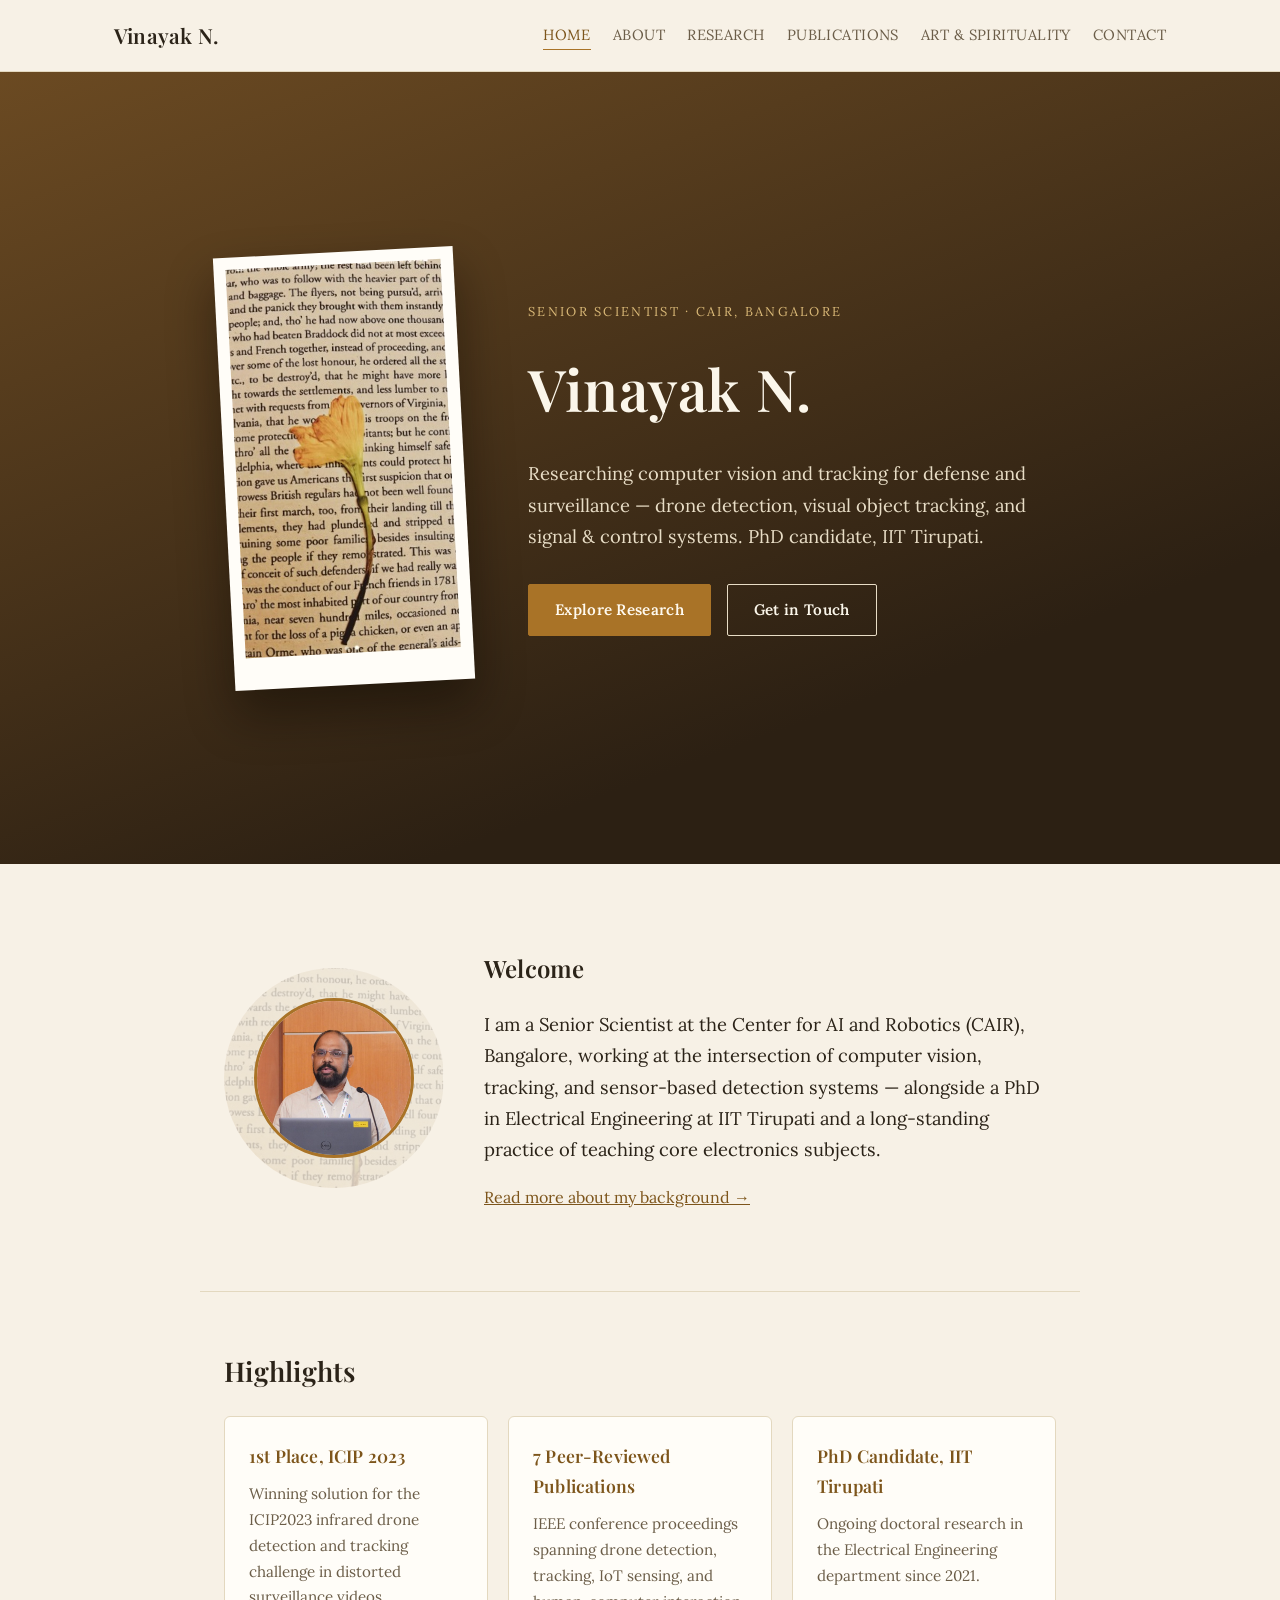
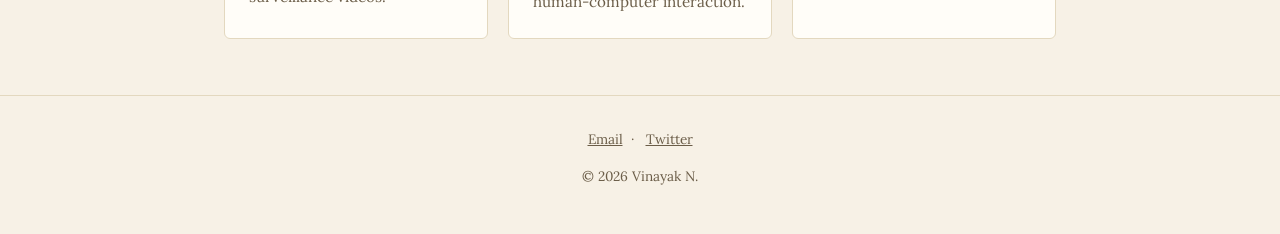
<file: index.html>
<!DOCTYPE html>
<html lang="en">
<head>
<meta charset="UTF-8">
<meta name="viewport" content="width=device-width, initial-scale=1.0">
<title>Vinayak N. — Senior Scientist, CAIR</title>
<meta name="description" content="Vinayak N. — Senior Scientist at the Center for AI and Robotics (CAIR), Bangalore. Research in computer vision, tracking, and drone detection; PhD candidate, IIT Tirupati.">
<link rel="icon" href="data:,">
<link rel="preconnect" href="https://fonts.googleapis.com">
<link rel="preconnect" href="https://fonts.gstatic.com" crossorigin>
<link href="https://fonts.googleapis.com/css2?family=Playfair+Display:wght@500;600;700&family=Lora:ital,wght@0,400;0,500;0,600;1,400&display=swap" rel="stylesheet">
<link rel="stylesheet" href="css/style.css">
</head>
<body>

<header class="site-header">
  <div class="header-inner">
    <a href="index.html" class="brand">Vinayak N.</a>
    <nav>
      <a href="index.html" class="active">Home</a>
      <a href="about.html">About</a>
      <a href="research.html">Research</a>
      <a href="publications.html">Publications</a>
      <a href="art-spirituality.html">Art &amp; Spirituality</a>
      <a href="contact.html">Contact</a>
    </nav>
  </div>
</header>

<main>

  <section class="hero">
    <div class="hero-grid">
      <div class="hero-media">
        <span class="hero-photo-frame">
          <img src="assets/img/hero-bg.jpg" alt="A yellow flower resting on an open page of an old book">
        </span>
      </div>
      <div class="hero-inner">
        <p class="eyebrow">Senior Scientist · CAIR, Bangalore</p>
        <h1>Vinayak N.</h1>
        <p class="tagline">Researching computer vision and tracking for defense and surveillance —
          drone detection, visual object tracking, and signal &amp; control systems.
          PhD candidate, IIT Tirupati.</p>
        <div class="hero-actions">
          <a class="btn btn-primary" href="research.html">Explore Research</a>
          <a class="btn btn-outline" href="contact.html">Get in Touch</a>
        </div>
      </div>
    </div>
  </section>

  <section class="intro-strip container">
    <div class="intro-photo-wrap">
      <img class="intro-photo" src="assets/img/profile.jpg" alt="Portrait of Vinayak N.">
    </div>
    <div class="intro-text">
      <h2>Welcome</h2>
      <p class="lede">I am a Senior Scientist at the Center for AI and Robotics (CAIR), Bangalore,
        working at the intersection of computer vision, tracking, and sensor-based detection
        systems — alongside a PhD in Electrical Engineering at IIT Tirupati and a long-standing
        practice of teaching core electronics subjects.</p>
      <p><a href="about.html">Read more about my background &rarr;</a></p>
    </div>
  </section>

  <section class="section container">
    <h2>Highlights</h2>
    <div class="card-grid">
      <div class="card">
        <h3>1st Place, ICIP 2023</h3>
        <p>Winning solution for the ICIP2023 infrared drone detection and tracking challenge in
          distorted surveillance videos.</p>
      </div>
      <div class="card">
        <h3>7 Peer-Reviewed Publications</h3>
        <p>IEEE conference proceedings spanning drone detection, tracking, IoT sensing, and
          human-computer interaction.</p>
      </div>
      <div class="card">
        <h3>PhD Candidate, IIT Tirupati</h3>
        <p>Ongoing doctoral research in the Electrical Engineering department since 2021.</p>
      </div>
    </div>
  </section>

</main>

<footer class="site-footer">
  <div class="container">
    <nav>
      <a href="mailto:nagelivinayak@gmail.com">Email</a>·
      <a href="https://twitter.com/vinayasknageli" target="_blank" rel="noopener">Twitter</a>
    </nav>
    <p>&copy; <span id="year"></span> Vinayak N.</p>
  </div>
</footer>

<script src="js/main.js"></script>
</body>
</html>
</file>
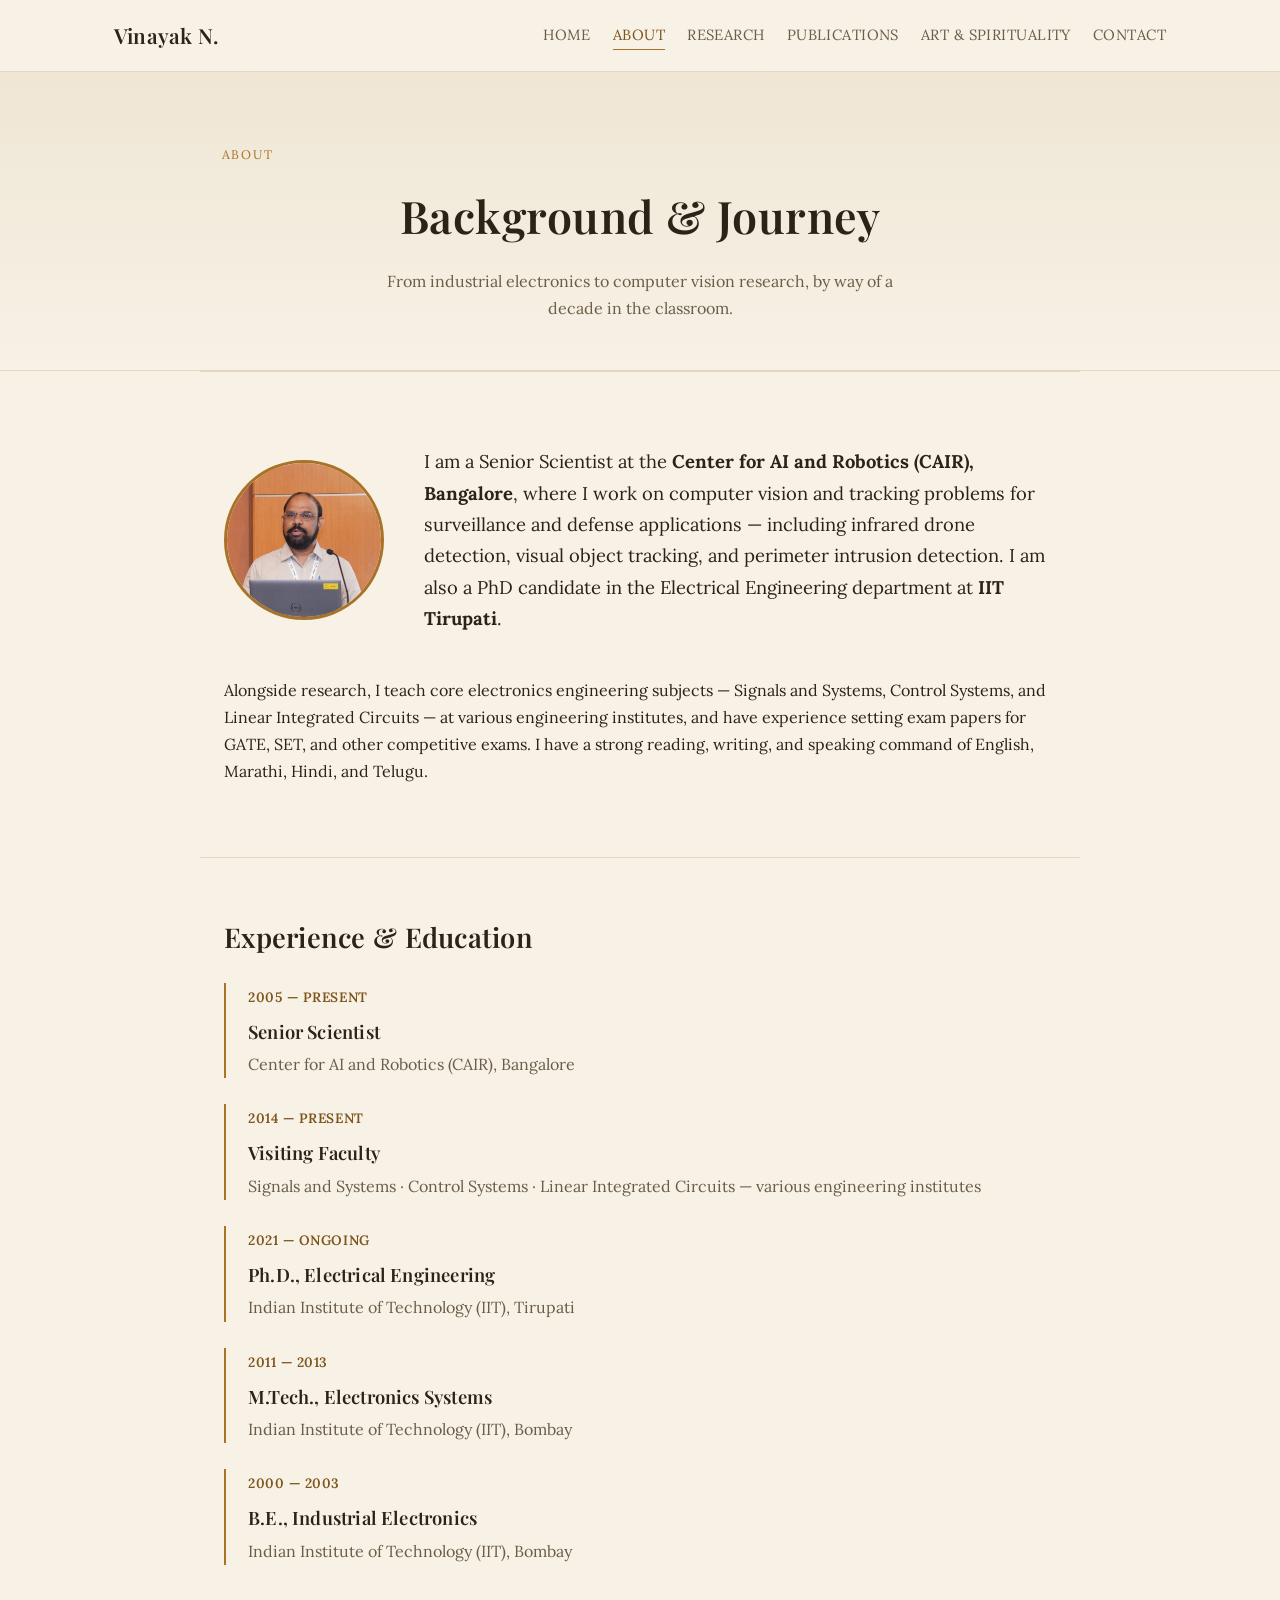
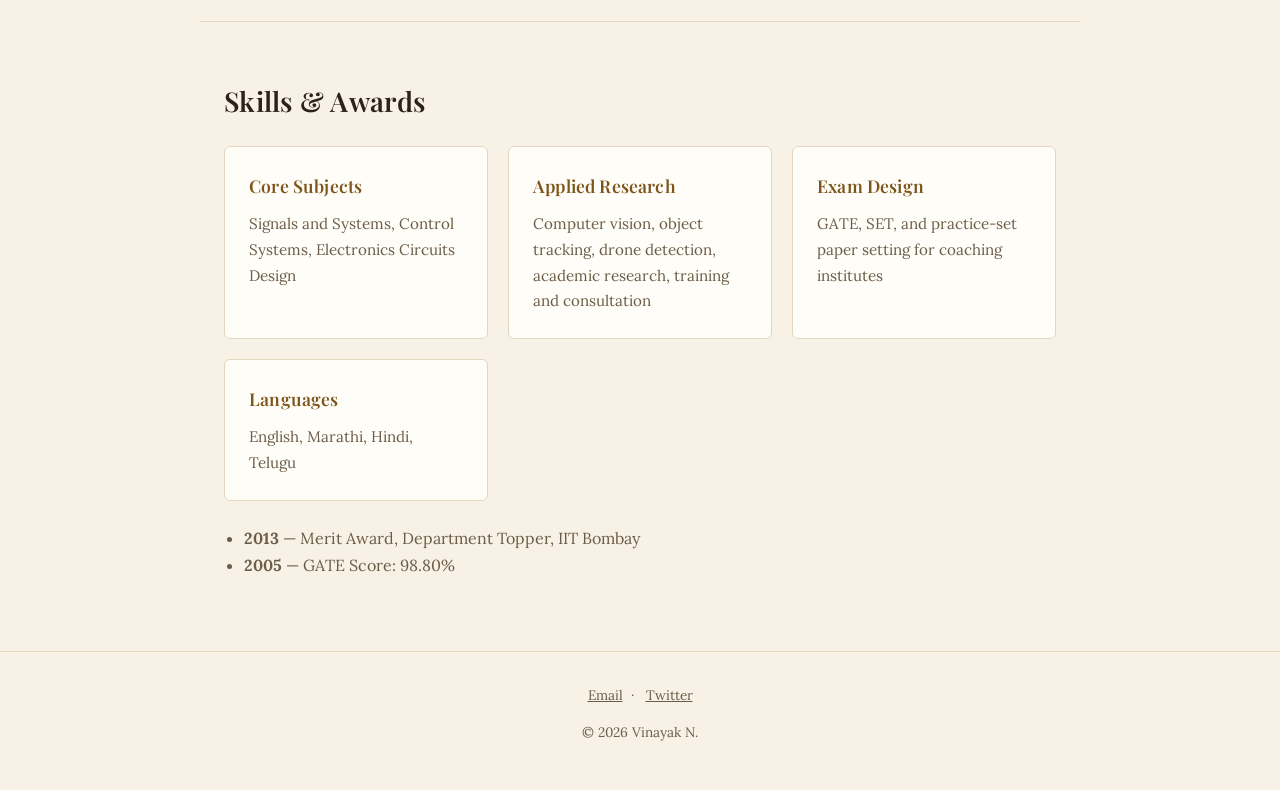
<file: about.html>
<!DOCTYPE html>
<html lang="en">
<head>
<meta charset="UTF-8">
<meta name="viewport" content="width=device-width, initial-scale=1.0">
<title>About — Vinayak N.</title>
<meta name="description" content="About Vinayak N. — Senior Scientist at CAIR Bangalore, PhD candidate at IIT Tirupati, background, education, and teaching experience.">
<link rel="icon" href="data:,">
<link rel="preconnect" href="https://fonts.googleapis.com">
<link rel="preconnect" href="https://fonts.gstatic.com" crossorigin>
<link href="https://fonts.googleapis.com/css2?family=Playfair+Display:wght@500;600;700&family=Lora:ital,wght@0,400;0,500;0,600;1,400&display=swap" rel="stylesheet">
<link rel="stylesheet" href="css/style.css">
</head>
<body>

<header class="site-header">
  <div class="header-inner">
    <a href="index.html" class="brand">Vinayak N.</a>
    <nav>
      <a href="index.html">Home</a>
      <a href="about.html" class="active">About</a>
      <a href="research.html">Research</a>
      <a href="publications.html">Publications</a>
      <a href="art-spirituality.html">Art &amp; Spirituality</a>
      <a href="contact.html">Contact</a>
    </nav>
  </div>
</header>

<main>

  <section class="page-banner">
    <p class="eyebrow">About</p>
    <h1>Background &amp; Journey</h1>
    <p>From industrial electronics to computer vision research, by way of a decade in the
      classroom.</p>
  </section>

  <section class="section container">
    <div class="intro-strip" style="padding:0 0 8px;">
      <img class="intro-photo" src="assets/img/profile.jpg" alt="Portrait of Vinayak N.">
      <div class="intro-text">
        <p class="lede">I am a Senior Scientist at the <strong>Center for AI and Robotics (CAIR),
          Bangalore</strong>, where I work on computer vision and tracking problems for
          surveillance and defense applications — including infrared drone detection, visual
          object tracking, and perimeter intrusion detection. I am also a PhD candidate in the
          Electrical Engineering department at <strong>IIT Tirupati</strong>.</p>
      </div>
    </div>
    <p>Alongside research, I teach core electronics engineering subjects — Signals and Systems,
      Control Systems, and Linear Integrated Circuits — at various engineering institutes, and
      have experience setting exam papers for GATE, SET, and other competitive exams. I have a
      strong reading, writing, and speaking command of English, Marathi, Hindi, and Telugu.</p>
  </section>

  <section class="section container">
    <h2>Experience &amp; Education</h2>
    <div class="timeline">
      <div class="timeline-item">
        <span class="timeline-date">2005 — Present</span>
        <h3>Senior Scientist</h3>
        <p>Center for AI and Robotics (CAIR), Bangalore</p>
      </div>
      <div class="timeline-item">
        <span class="timeline-date">2014 — Present</span>
        <h3>Visiting Faculty</h3>
        <p>Signals and Systems · Control Systems · Linear Integrated Circuits — various
          engineering institutes</p>
      </div>
      <div class="timeline-item">
        <span class="timeline-date">2021 — Ongoing</span>
        <h3>Ph.D., Electrical Engineering</h3>
        <p>Indian Institute of Technology (IIT), Tirupati</p>
      </div>
      <div class="timeline-item">
        <span class="timeline-date">2011 — 2013</span>
        <h3>M.Tech., Electronics Systems</h3>
        <p>Indian Institute of Technology (IIT), Bombay</p>
      </div>
      <div class="timeline-item">
        <span class="timeline-date">2000 — 2003</span>
        <h3>B.E., Industrial Electronics</h3>
        <p>Indian Institute of Technology (IIT), Bombay</p>
      </div>
    </div>
  </section>

  <section class="section container">
    <h2>Skills &amp; Awards</h2>
    <div class="card-grid">
      <div class="card">
        <h3>Core Subjects</h3>
        <p>Signals and Systems, Control Systems, Electronics Circuits Design</p>
      </div>
      <div class="card">
        <h3>Applied Research</h3>
        <p>Computer vision, object tracking, drone detection, academic research, training and
          consultation</p>
      </div>
      <div class="card">
        <h3>Exam Design</h3>
        <p>GATE, SET, and practice-set paper setting for coaching institutes</p>
      </div>
      <div class="card">
        <h3>Languages</h3>
        <p>English, Marathi, Hindi, Telugu</p>
      </div>
    </div>
    <ul class="plain-list" style="margin-top:24px;">
      <li><strong>2013</strong> — Merit Award, Department Topper, IIT Bombay</li>
      <li><strong>2005</strong> — GATE Score: 98.80%</li>
    </ul>
  </section>

</main>

<footer class="site-footer">
  <div class="container">
    <nav>
      <a href="mailto:nagelivinayak@gmail.com">Email</a>·
      <a href="https://twitter.com/vinayasknageli" target="_blank" rel="noopener">Twitter</a>
    </nav>
    <p>&copy; <span id="year"></span> Vinayak N.</p>
  </div>
</footer>

<script src="js/main.js"></script>
</body>
</html>
</file>
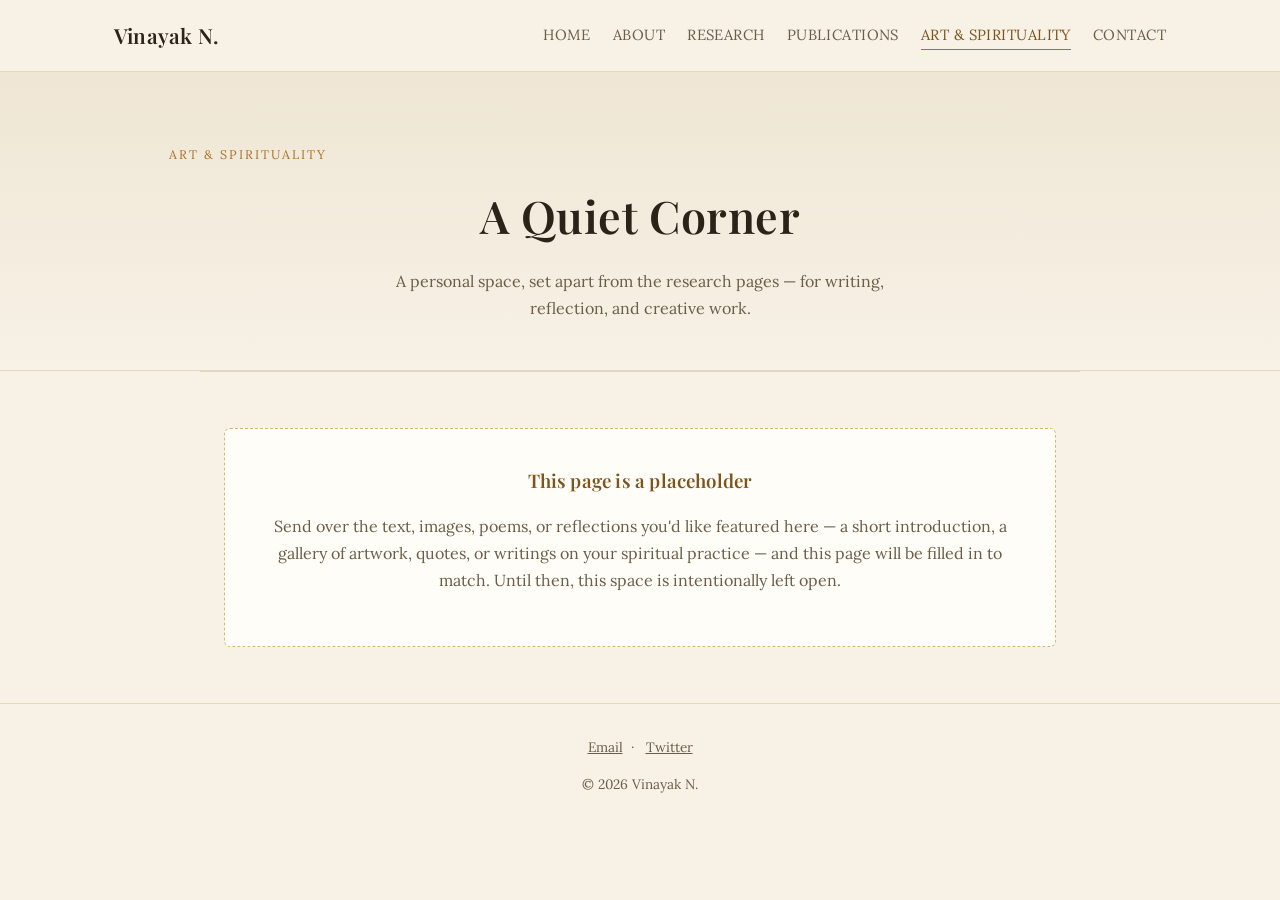
<file: art-spirituality.html>
<!DOCTYPE html>
<html lang="en">
<head>
<meta charset="UTF-8">
<meta name="viewport" content="width=device-width, initial-scale=1.0">
<title>Art & Spirituality — Vinayak N.</title>
<meta name="description" content="Art and spirituality — a personal space by Vinayak N.">
<link rel="icon" href="data:,">
<link rel="preconnect" href="https://fonts.googleapis.com">
<link rel="preconnect" href="https://fonts.gstatic.com" crossorigin>
<link href="https://fonts.googleapis.com/css2?family=Playfair+Display:wght@500;600;700&family=Lora:ital,wght@0,400;0,500;0,600;1,400&display=swap" rel="stylesheet">
<link rel="stylesheet" href="css/style.css">
</head>
<body>

<header class="site-header">
  <div class="header-inner">
    <a href="index.html" class="brand">Vinayak N.</a>
    <nav>
      <a href="index.html">Home</a>
      <a href="about.html">About</a>
      <a href="research.html">Research</a>
      <a href="publications.html">Publications</a>
      <a href="art-spirituality.html" class="active">Art &amp; Spirituality</a>
      <a href="contact.html">Contact</a>
    </nav>
  </div>
</header>

<main>

  <section class="page-banner">
    <p class="eyebrow">Art &amp; Spirituality</p>
    <h1>A Quiet Corner</h1>
    <p>A personal space, set apart from the research pages — for writing, reflection, and
      creative work.</p>
  </section>

  <section class="section container">
    <div class="placeholder-box">
      <h3>This page is a placeholder</h3>
      <p>Send over the text, images, poems, or reflections you'd like featured here — a short
        introduction, a gallery of artwork, quotes, or writings on your spiritual practice — and
        this page will be filled in to match. Until then, this space is intentionally left open.</p>
    </div>
  </section>

</main>

<footer class="site-footer">
  <div class="container">
    <nav>
      <a href="mailto:nagelivinayak@gmail.com">Email</a>·
      <a href="https://twitter.com/vinayasknageli" target="_blank" rel="noopener">Twitter</a>
    </nav>
    <p>&copy; <span id="year"></span> Vinayak N.</p>
  </div>
</footer>

<script src="js/main.js"></script>
</body>
</html>
</file>
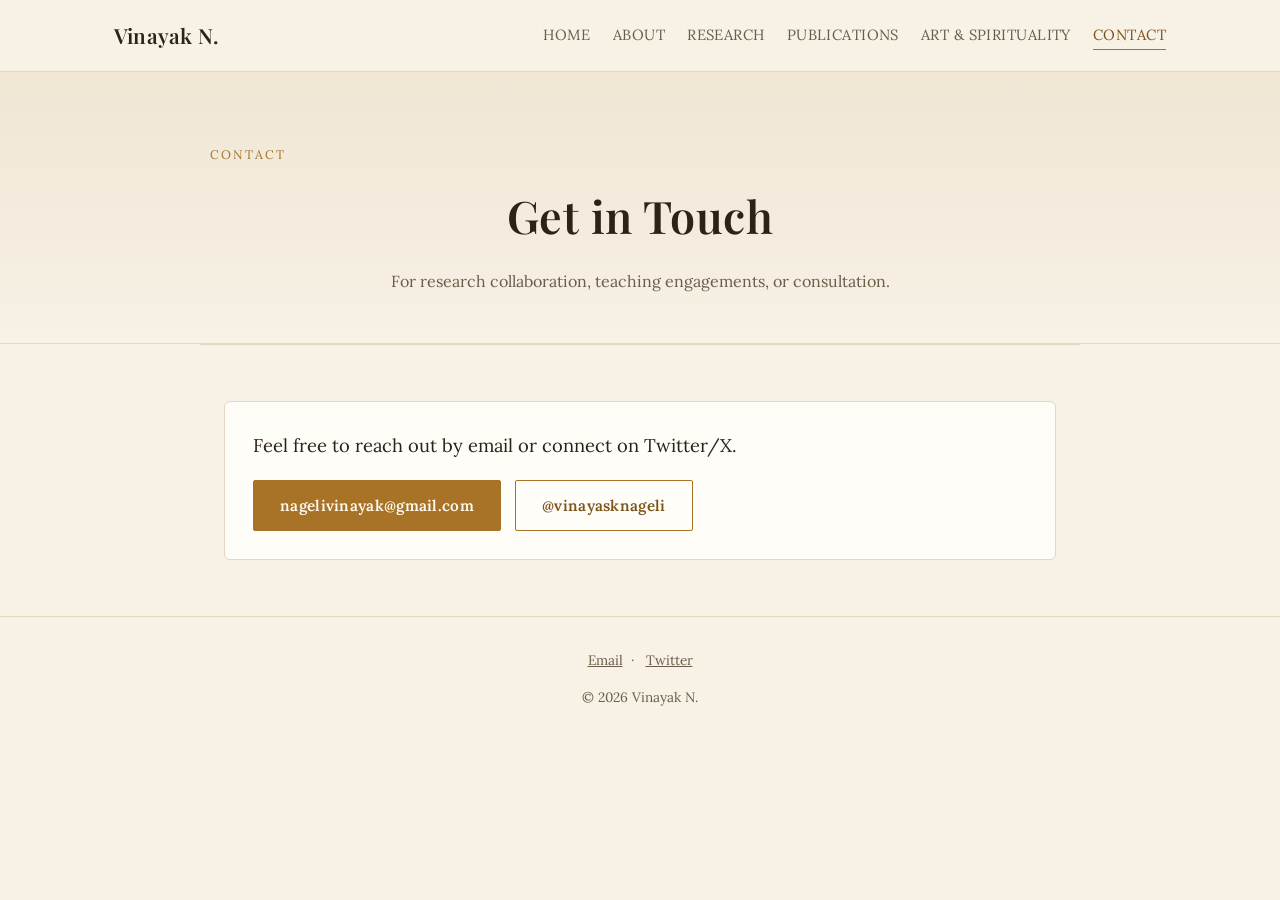
<file: contact.html>
<!DOCTYPE html>
<html lang="en">
<head>
<meta charset="UTF-8">
<meta name="viewport" content="width=device-width, initial-scale=1.0">
<title>Contact — Vinayak N.</title>
<meta name="description" content="Get in touch with Vinayak N. for research collaboration, teaching engagements, or consultation.">
<link rel="icon" href="data:,">
<link rel="preconnect" href="https://fonts.googleapis.com">
<link rel="preconnect" href="https://fonts.gstatic.com" crossorigin>
<link href="https://fonts.googleapis.com/css2?family=Playfair+Display:wght@500;600;700&family=Lora:ital,wght@0,400;0,500;0,600;1,400&display=swap" rel="stylesheet">
<link rel="stylesheet" href="css/style.css">
</head>
<body>

<header class="site-header">
  <div class="header-inner">
    <a href="index.html" class="brand">Vinayak N.</a>
    <nav>
      <a href="index.html">Home</a>
      <a href="about.html">About</a>
      <a href="research.html">Research</a>
      <a href="publications.html">Publications</a>
      <a href="art-spirituality.html">Art &amp; Spirituality</a>
      <a href="contact.html" class="active">Contact</a>
    </nav>
  </div>
</header>

<main>

  <section class="page-banner">
    <p class="eyebrow">Contact</p>
    <h1>Get in Touch</h1>
    <p>For research collaboration, teaching engagements, or consultation.</p>
  </section>

  <section class="section container">
    <div class="contact-card">
      <p class="lede" style="margin-top:0;">Feel free to reach out by email or connect on
        Twitter/X.</p>
      <div class="contact-links">
        <a class="btn btn-primary" href="mailto:nagelivinayak@gmail.com">nagelivinayak@gmail.com</a>
        <a class="btn btn-outline" style="border-color:var(--accent); color:var(--accent-dark);" href="https://twitter.com/vinayasknageli" target="_blank" rel="noopener">@vinayasknageli</a>
      </div>
    </div>
  </section>

</main>

<footer class="site-footer">
  <div class="container">
    <nav>
      <a href="mailto:nagelivinayak@gmail.com">Email</a>·
      <a href="https://twitter.com/vinayasknageli" target="_blank" rel="noopener">Twitter</a>
    </nav>
    <p>&copy; <span id="year"></span> Vinayak N.</p>
  </div>
</footer>

<script src="js/main.js"></script>
</body>
</html>
</file>
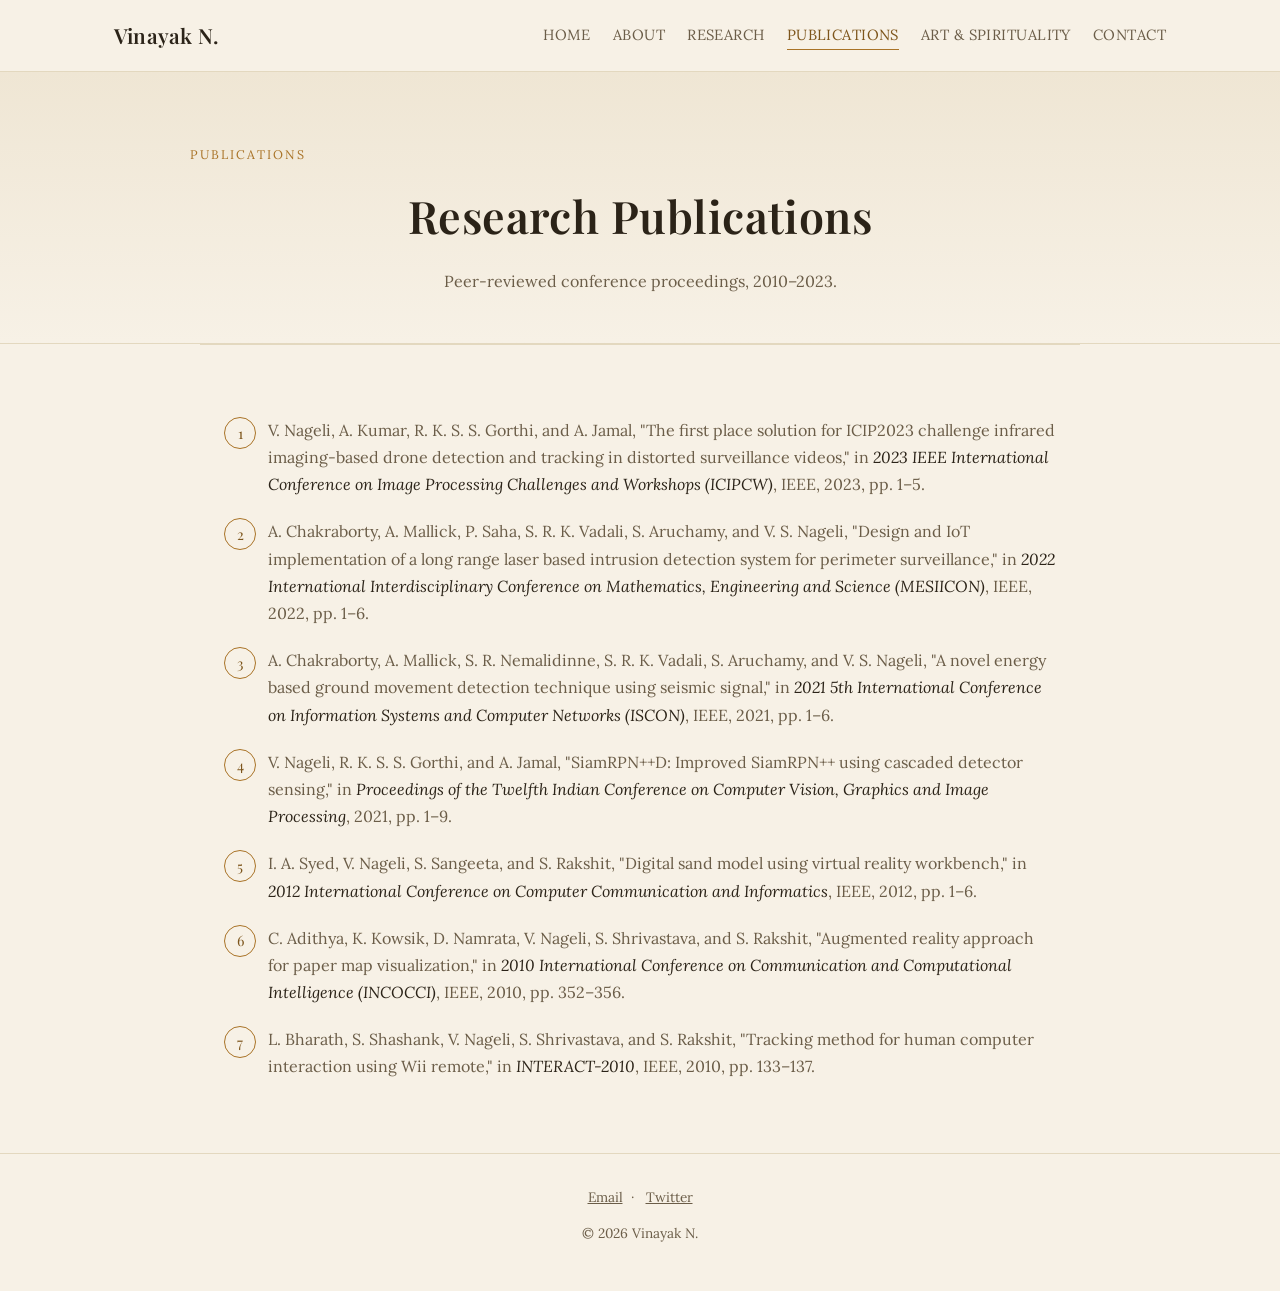
<file: publications.html>
<!DOCTYPE html>
<html lang="en">
<head>
<meta charset="UTF-8">
<meta name="viewport" content="width=device-width, initial-scale=1.0">
<title>Publications — Vinayak N.</title>
<meta name="description" content="Peer-reviewed publications by Vinayak N. in IEEE conferences on drone detection, visual tracking, IoT sensing, and human-computer interaction.">
<link rel="icon" href="data:,">
<link rel="preconnect" href="https://fonts.googleapis.com">
<link rel="preconnect" href="https://fonts.gstatic.com" crossorigin>
<link href="https://fonts.googleapis.com/css2?family=Playfair+Display:wght@500;600;700&family=Lora:ital,wght@0,400;0,500;0,600;1,400&display=swap" rel="stylesheet">
<link rel="stylesheet" href="css/style.css">
</head>
<body>

<header class="site-header">
  <div class="header-inner">
    <a href="index.html" class="brand">Vinayak N.</a>
    <nav>
      <a href="index.html">Home</a>
      <a href="about.html">About</a>
      <a href="research.html">Research</a>
      <a href="publications.html" class="active">Publications</a>
      <a href="art-spirituality.html">Art &amp; Spirituality</a>
      <a href="contact.html">Contact</a>
    </nav>
  </div>
</header>

<main>

  <section class="page-banner">
    <p class="eyebrow">Publications</p>
    <h1>Research Publications</h1>
    <p>Peer-reviewed conference proceedings, 2010–2023.</p>
  </section>

  <section class="section container">
    <ol class="pub-list">
      <li>V. Nageli, A. Kumar, R. K. S. S. Gorthi, and A. Jamal, "The first place solution for
        ICIP2023 challenge infrared imaging-based drone detection and tracking in distorted
        surveillance videos," in <em>2023 IEEE International Conference on Image Processing
        Challenges and Workshops (ICIPCW)</em>, IEEE, 2023, pp. 1–5.</li>
      <li>A. Chakraborty, A. Mallick, P. Saha, S. R. K. Vadali, S. Aruchamy, and V. S. Nageli,
        "Design and IoT implementation of a long range laser based intrusion detection system
        for perimeter surveillance," in <em>2022 International Interdisciplinary Conference on
        Mathematics, Engineering and Science (MESIICON)</em>, IEEE, 2022, pp. 1–6.</li>
      <li>A. Chakraborty, A. Mallick, S. R. Nemalidinne, S. R. K. Vadali, S. Aruchamy, and V. S.
        Nageli, "A novel energy based ground movement detection technique using seismic signal,"
        in <em>2021 5th International Conference on Information Systems and Computer Networks
        (ISCON)</em>, IEEE, 2021, pp. 1–6.</li>
      <li>V. Nageli, R. K. S. S. Gorthi, and A. Jamal, "SiamRPN++D: Improved SiamRPN++ using
        cascaded detector sensing," in <em>Proceedings of the Twelfth Indian Conference on
        Computer Vision, Graphics and Image Processing</em>, 2021, pp. 1–9.</li>
      <li>I. A. Syed, V. Nageli, S. Sangeeta, and S. Rakshit, "Digital sand model using virtual
        reality workbench," in <em>2012 International Conference on Computer Communication and
        Informatics</em>, IEEE, 2012, pp. 1–6.</li>
      <li>C. Adithya, K. Kowsik, D. Namrata, V. Nageli, S. Shrivastava, and S. Rakshit,
        "Augmented reality approach for paper map visualization," in <em>2010 International
        Conference on Communication and Computational Intelligence (INCOCCI)</em>, IEEE, 2010,
        pp. 352–356.</li>
      <li>L. Bharath, S. Shashank, V. Nageli, S. Shrivastava, and S. Rakshit, "Tracking method
        for human computer interaction using Wii remote," in <em>INTERACT-2010</em>, IEEE, 2010,
        pp. 133–137.</li>
    </ol>
  </section>

</main>

<footer class="site-footer">
  <div class="container">
    <nav>
      <a href="mailto:nagelivinayak@gmail.com">Email</a>·
      <a href="https://twitter.com/vinayasknageli" target="_blank" rel="noopener">Twitter</a>
    </nav>
    <p>&copy; <span id="year"></span> Vinayak N.</p>
  </div>
</footer>

<script src="js/main.js"></script>
</body>
</html>
</file>
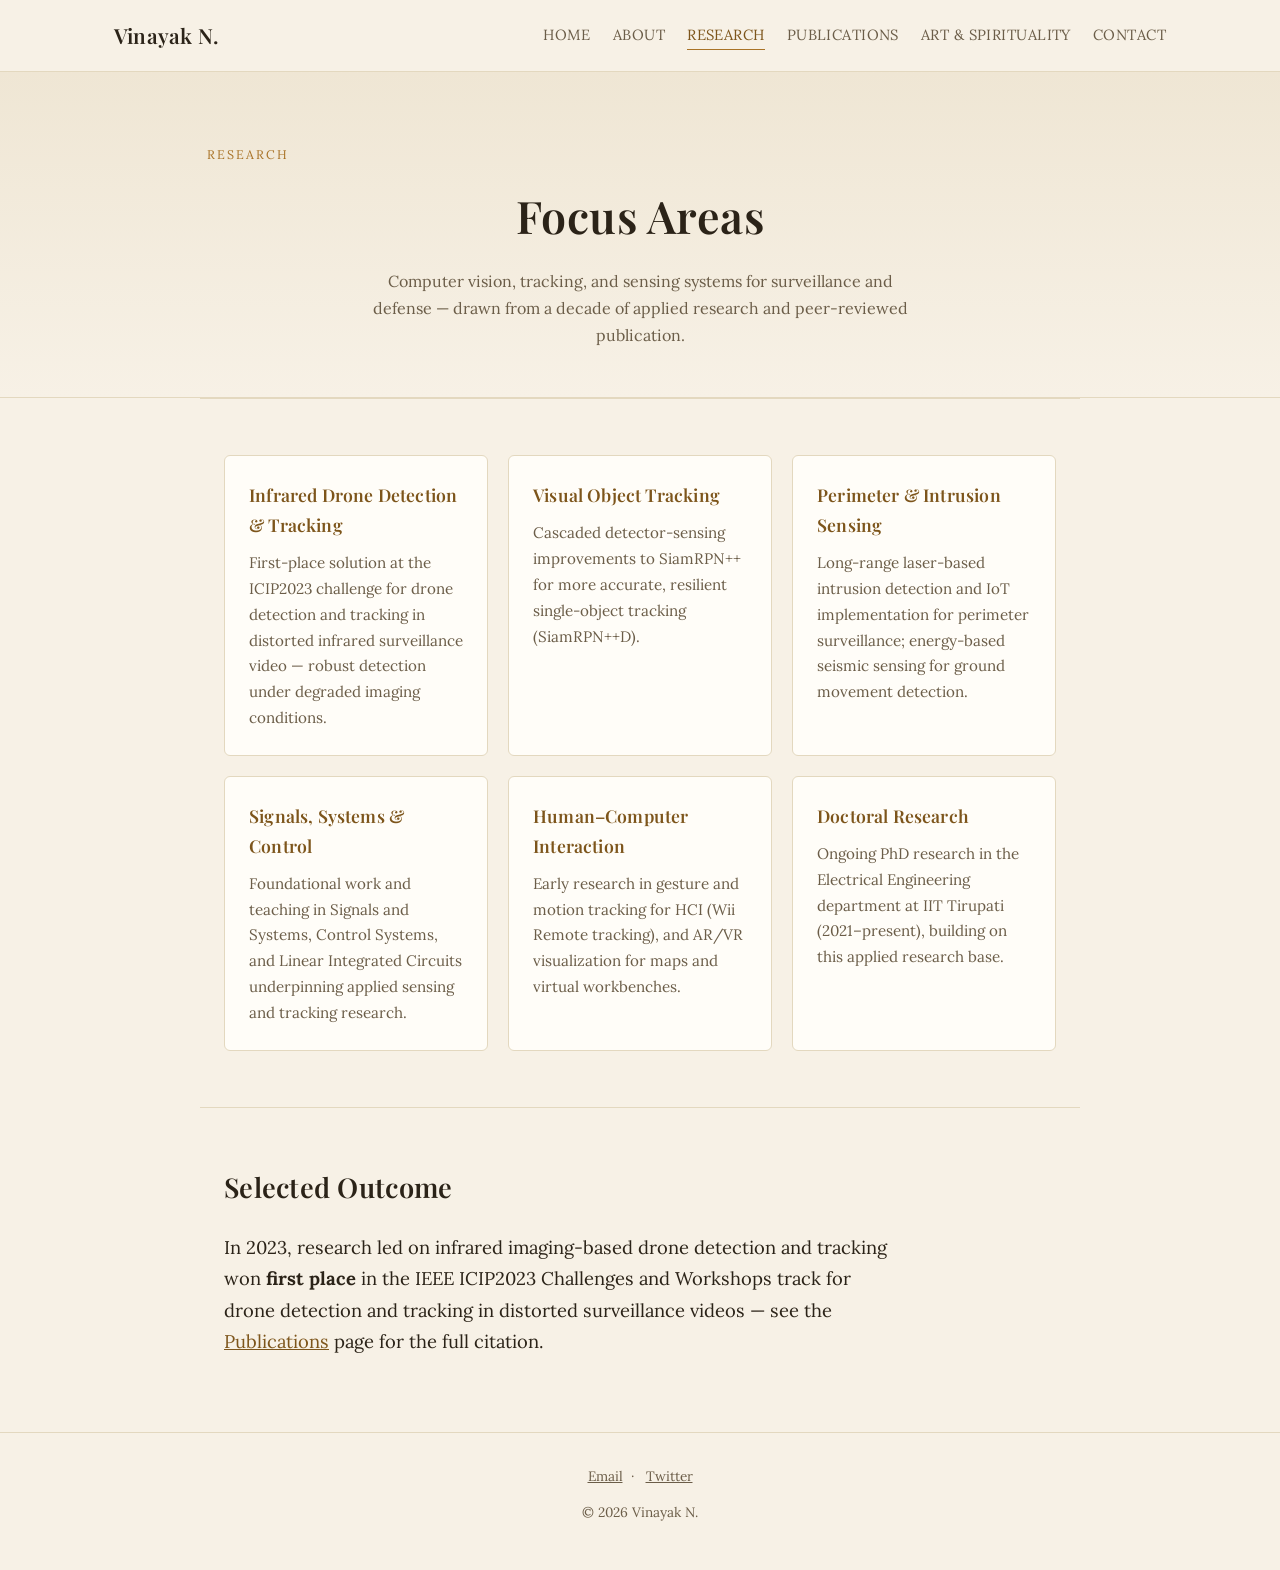
<file: research.html>
<!DOCTYPE html>
<html lang="en">
<head>
<meta charset="UTF-8">
<meta name="viewport" content="width=device-width, initial-scale=1.0">
<title>Research — Vinayak N.</title>
<meta name="description" content="Research focus areas of Vinayak N.: infrared drone detection and tracking, visual object tracking, IoT and seismic sensing, and signal & control systems.">
<link rel="icon" href="data:,">
<link rel="preconnect" href="https://fonts.googleapis.com">
<link rel="preconnect" href="https://fonts.gstatic.com" crossorigin>
<link href="https://fonts.googleapis.com/css2?family=Playfair+Display:wght@500;600;700&family=Lora:ital,wght@0,400;0,500;0,600;1,400&display=swap" rel="stylesheet">
<link rel="stylesheet" href="css/style.css">
</head>
<body>

<header class="site-header">
  <div class="header-inner">
    <a href="index.html" class="brand">Vinayak N.</a>
    <nav>
      <a href="index.html">Home</a>
      <a href="about.html">About</a>
      <a href="research.html" class="active">Research</a>
      <a href="publications.html">Publications</a>
      <a href="art-spirituality.html">Art &amp; Spirituality</a>
      <a href="contact.html">Contact</a>
    </nav>
  </div>
</header>

<main>

  <section class="page-banner">
    <p class="eyebrow">Research</p>
    <h1>Focus Areas</h1>
    <p>Computer vision, tracking, and sensing systems for surveillance and defense — drawn from
      a decade of applied research and peer-reviewed publication.</p>
  </section>

  <section class="section container">
    <div class="card-grid">
      <div class="card">
        <h3>Infrared Drone Detection &amp; Tracking</h3>
        <p>First-place solution at the ICIP2023 challenge for drone detection and tracking in
          distorted infrared surveillance video — robust detection under degraded imaging
          conditions.</p>
      </div>
      <div class="card">
        <h3>Visual Object Tracking</h3>
        <p>Cascaded detector-sensing improvements to SiamRPN++ for more accurate, resilient
          single-object tracking (SiamRPN++D).</p>
      </div>
      <div class="card">
        <h3>Perimeter &amp; Intrusion Sensing</h3>
        <p>Long-range laser-based intrusion detection and IoT implementation for perimeter
          surveillance; energy-based seismic sensing for ground movement detection.</p>
      </div>
      <div class="card">
        <h3>Signals, Systems &amp; Control</h3>
        <p>Foundational work and teaching in Signals and Systems, Control Systems, and Linear
          Integrated Circuits underpinning applied sensing and tracking research.</p>
      </div>
      <div class="card">
        <h3>Human–Computer Interaction</h3>
        <p>Early research in gesture and motion tracking for HCI (Wii Remote tracking), and
          AR/VR visualization for maps and virtual workbenches.</p>
      </div>
      <div class="card">
        <h3>Doctoral Research</h3>
        <p>Ongoing PhD research in the Electrical Engineering department at IIT Tirupati
          (2021–present), building on this applied research base.</p>
      </div>
    </div>
  </section>

  <section class="section container">
    <h2>Selected Outcome</h2>
    <p class="lede">In 2023, research led on infrared imaging-based drone detection and tracking
      won <strong>first place</strong> in the IEEE ICIP2023 Challenges and Workshops track for
      drone detection and tracking in distorted surveillance videos — see the
      <a href="publications.html">Publications</a> page for the full citation.</p>
  </section>

</main>

<footer class="site-footer">
  <div class="container">
    <nav>
      <a href="mailto:nagelivinayak@gmail.com">Email</a>·
      <a href="https://twitter.com/vinayasknageli" target="_blank" rel="noopener">Twitter</a>
    </nav>
    <p>&copy; <span id="year"></span> Vinayak N.</p>
  </div>
</footer>

<script src="js/main.js"></script>
</body>
</html>
</file>
<file: css/style.css>
:root {
  --bg: #f7f1e6;
  --bg-alt: #efe6d4;
  --paper: #fffdf8;
  --text: #2b2318;
  --text-muted: #6b5d48;
  --accent: #a97327;
  --accent-dark: #7d551b;
  --accent-soft: #d9b877;
  --border: #e3d8bf;
  --overlay-dark: rgba(20, 15, 8, 0.55);
}

@media (prefers-color-scheme: dark) {
  :root {
    --bg: #16130e;
    --bg-alt: #1e1a13;
    --paper: #1c1811;
    --text: #ede3cf;
    --text-muted: #b7a888;
    --accent: #d9a24b;
    --accent-dark: #e8bc73;
    --accent-soft: #8a672f;
    --border: #342c1d;
    --overlay-dark: rgba(10, 8, 4, 0.65);
  }
}

* { box-sizing: border-box; }

html { scroll-behavior: smooth; }
html, body { overflow-x: hidden; max-width: 100%; }

body {
  margin: 0;
  font-family: "Lora", Georgia, "Times New Roman", serif;
  background: var(--bg);
  color: var(--text);
  line-height: 1.7;
  overflow-wrap: break-word;
}

h1, h2, h3, .brand {
  font-family: "Playfair Display", Georgia, serif;
  font-weight: 600;
  letter-spacing: 0.01em;
}

a { color: var(--accent-dark); }

.container {
  max-width: 880px;
  margin: 0 auto;
  padding: 0 24px;
}

/* ---------- Header / Nav ---------- */

.site-header {
  position: sticky;
  top: 0;
  z-index: 20;
  background: var(--bg);
  border-bottom: 1px solid var(--border);
}

.header-inner {
  display: flex;
  align-items: center;
  justify-content: space-between;
  padding: 18px 24px;
  max-width: 1100px;
  margin: 0 auto;
}

.brand {
  text-decoration: none;
  color: var(--text);
  font-size: 1.3rem;
}

.site-header nav {
  display: flex;
  flex-wrap: wrap;
  gap: 6px 22px;
}

.site-header nav a {
  text-decoration: none;
  color: var(--text-muted);
  font-size: 0.92rem;
  letter-spacing: 0.03em;
  text-transform: uppercase;
  padding-bottom: 2px;
  border-bottom: 1px solid transparent;
}

.site-header nav a:hover,
.site-header nav a.active {
  color: var(--accent-dark);
  border-color: var(--accent);
}

@media (max-width: 640px) {
  .header-inner { flex-direction: column; align-items: flex-start; gap: 10px; }
}

/* ---------- Hero (home page) ---------- */

.hero {
  position: relative;
  min-height: 88vh;
  display: flex;
  align-items: center;
  background: linear-gradient(160deg, #6b4a22, #2c2013 75%);
  color: #f7f1e6;
  padding: 64px 24px;
}

.hero-grid {
  max-width: 1080px;
  margin: 0 auto;
  display: flex;
  align-items: center;
  gap: 64px;
  flex-wrap: wrap;
}

.hero-media { flex: 0 0 auto; margin: 0 auto; }

.hero-photo-frame {
  display: block;
  width: 240px;
  padding: 12px 12px 32px;
  background: #fffdf8;
  box-shadow: 0 24px 48px rgba(10, 7, 3, 0.45);
  transform: rotate(-3deg);
}

.hero-photo-frame img {
  display: block;
  width: 100%;
  height: auto;
}

.hero-inner { flex: 1 1 340px; min-width: 0; }

.hero .eyebrow {
  color: var(--accent-soft);
  text-transform: uppercase;
  letter-spacing: 0.18em;
  font-size: 0.8rem;
  margin: 0 0 18px;
  font-family: "Lora", serif;
}

.hero h1 {
  font-size: clamp(2.4rem, 5.5vw, 3.6rem);
  margin: 0 0 20px;
  color: #fbf6ea;
}

.hero .tagline {
  font-size: 1.15rem;
  color: #e8ddc6;
  max-width: 48ch;
  margin: 0 0 32px;
}

.hero-actions {
  display: flex;
  gap: 16px;
  flex-wrap: wrap;
}

@media (max-width: 780px) {
  .hero-grid { flex-direction: column; text-align: center; }
  .hero .tagline { margin-left: auto; margin-right: auto; }
  .hero-actions { justify-content: center; }
}

.btn {
  display: inline-block;
  padding: 12px 26px;
  border-radius: 2px;
  text-decoration: none;
  font-family: "Lora", serif;
  font-weight: 600;
  font-size: 0.95rem;
  letter-spacing: 0.02em;
  border: 1px solid transparent;
  transition: background 0.2s ease, color 0.2s ease, border-color 0.2s ease;
}

.btn-primary {
  background: var(--accent);
  color: #fffaf0;
  border-color: var(--accent);
}
.btn-primary:hover { background: var(--accent-dark); border-color: var(--accent-dark); }

.btn-outline {
  border-color: #e8ddc6;
  color: #fbf6ea;
}
.btn-outline:hover { background: rgba(255,255,255,0.12); }

/* ---------- Page banner (non-home pages) ---------- */

.page-banner {
  padding: 72px 24px 48px;
  text-align: center;
  background: linear-gradient(180deg, var(--bg-alt), var(--bg));
  border-bottom: 1px solid var(--border);
}

.page-banner .eyebrow {
  text-transform: uppercase;
  letter-spacing: 0.16em;
  font-size: 0.78rem;
  color: var(--accent);
  margin: 0 0 12px;
}

.page-banner h1 {
  margin: 0 0 14px;
  font-size: clamp(2rem, 4vw, 2.8rem);
}

.page-banner p {
  color: var(--text-muted);
  max-width: 56ch;
  margin: 0 auto;
}

/* ---------- Sections ---------- */

.section {
  padding: 56px 24px;
  border-top: 1px solid var(--border);
}

.section:first-of-type { border-top: none; }

.section h2 {
  font-size: 1.7rem;
  margin: 0 0 22px;
}

.section > .container > p { color: var(--text-muted); }

.lede {
  font-size: 1.15rem;
  color: var(--text);
  max-width: 62ch;
}

/* ---------- Home intro strip ---------- */

.intro-strip {
  display: flex;
  gap: 40px;
  align-items: center;
  flex-wrap: wrap;
  padding: 64px 24px;
}

.intro-photo-wrap {
  position: relative;
  width: 220px;
  height: 220px;
  flex-shrink: 0;
  display: flex;
  align-items: center;
  justify-content: center;
}

.intro-photo-wrap::before {
  content: "";
  position: absolute;
  inset: 0;
  background-image: url("../assets/img/hero-bg.jpg");
  background-size: cover;
  background-position: center;
  border-radius: 50%;
  opacity: 0.22;
  z-index: 0;
}

.intro-photo {
  position: relative;
  z-index: 1;
  width: 160px;
  height: 160px;
  border-radius: 50%;
  object-fit: cover;
  border: 3px solid var(--accent);
  flex-shrink: 0;
}

.intro-text { flex: 1 1 320px; min-width: 0; }

/* ---------- Timeline ---------- */

.timeline { display: flex; flex-direction: column; gap: 26px; }

.timeline-item {
  padding-left: 22px;
  border-left: 2px solid var(--accent);
}

.timeline-date {
  font-size: 0.85rem;
  color: var(--accent-dark);
  font-weight: 600;
  text-transform: uppercase;
  letter-spacing: 0.04em;
}

.timeline-item h3 { margin: 6px 0 4px; font-size: 1.15rem; }
.timeline-item p { margin: 0; color: var(--text-muted); }

/* ---------- Cards / grids ---------- */

.card-grid {
  display: grid;
  grid-template-columns: repeat(auto-fit, minmax(230px, 1fr));
  gap: 20px;
}

.card {
  background: var(--paper);
  border: 1px solid var(--border);
  border-radius: 6px;
  padding: 24px;
}

.card h3 {
  margin: 0 0 10px;
  font-size: 1.1rem;
  color: var(--accent-dark);
}

.card p { margin: 0; color: var(--text-muted); font-size: 0.95rem; }

/* ---------- Publications ---------- */

.pub-list { list-style: none; padding: 0; display: flex; flex-direction: column; gap: 20px; counter-reset: pub; }

.pub-list li {
  counter-increment: pub;
  padding-left: 44px;
  position: relative;
  color: var(--text-muted);
}

.pub-list li::before {
  content: counter(pub);
  position: absolute;
  left: 0;
  top: 0;
  width: 30px;
  height: 30px;
  border: 1px solid var(--accent);
  color: var(--accent-dark);
  border-radius: 50%;
  display: flex;
  align-items: center;
  justify-content: center;
  font-family: "Playfair Display", serif;
  font-size: 0.9rem;
}

.pub-list em { color: var(--text); font-style: italic; }

/* ---------- Placeholder callout ---------- */

.placeholder-box {
  border: 1px dashed var(--accent-soft);
  background: var(--paper);
  border-radius: 6px;
  padding: 36px 28px;
  text-align: center;
  color: var(--text-muted);
}

.placeholder-box h3 { margin: 0 0 10px; color: var(--accent-dark); }

/* ---------- Awards / lists ---------- */

.plain-list { padding-left: 20px; color: var(--text-muted); }

/* ---------- Contact ---------- */

.contact-links { display: flex; gap: 14px; flex-wrap: wrap; }

.contact-card {
  background: var(--paper);
  border: 1px solid var(--border);
  border-radius: 6px;
  padding: 28px;
}

/* ---------- Footer ---------- */

.site-footer {
  padding: 32px 24px;
  text-align: center;
  color: var(--text-muted);
  font-size: 0.85rem;
  border-top: 1px solid var(--border);
}

.site-footer a { color: var(--text-muted); margin: 0 8px; }
.site-footer a:hover { color: var(--accent-dark); }

@media (max-width: 640px) {
  .intro-strip { flex-direction: column; align-items: center; }
  .intro-text { width: 100%; }
}
</file>
